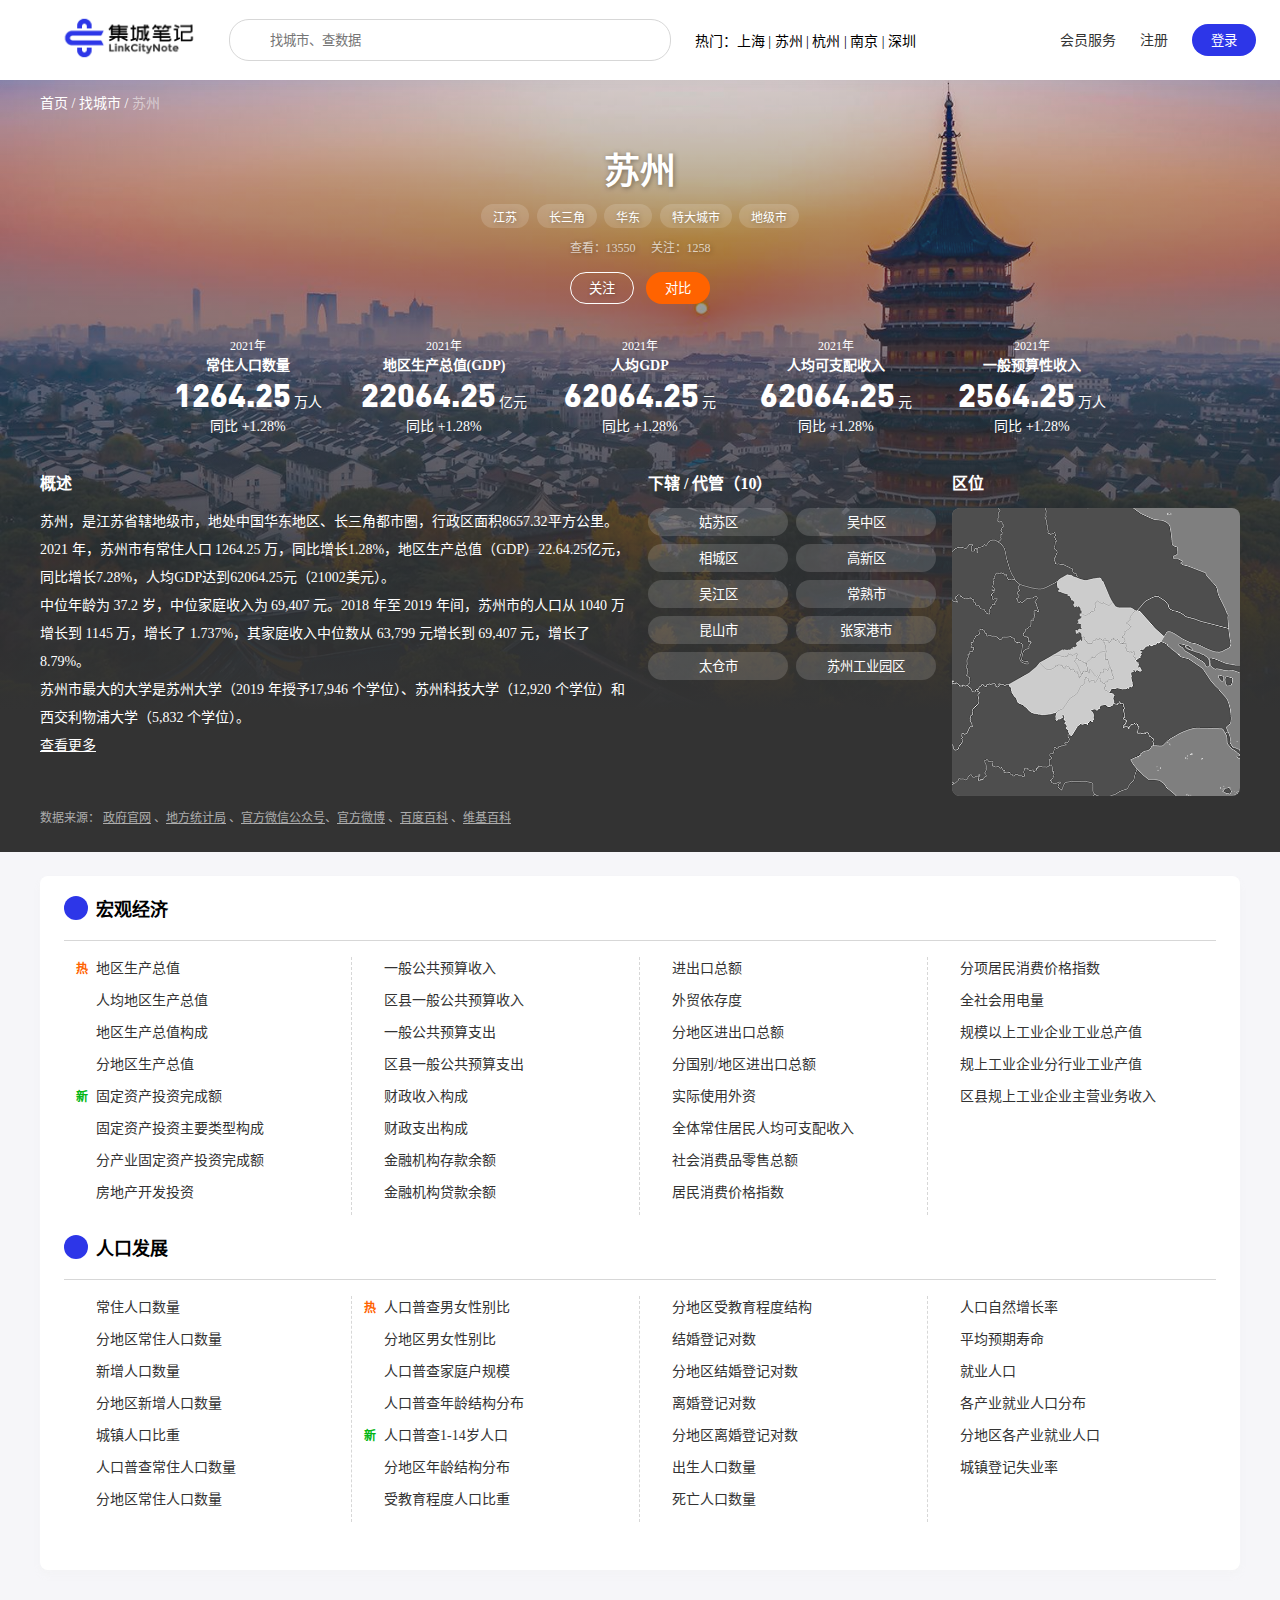
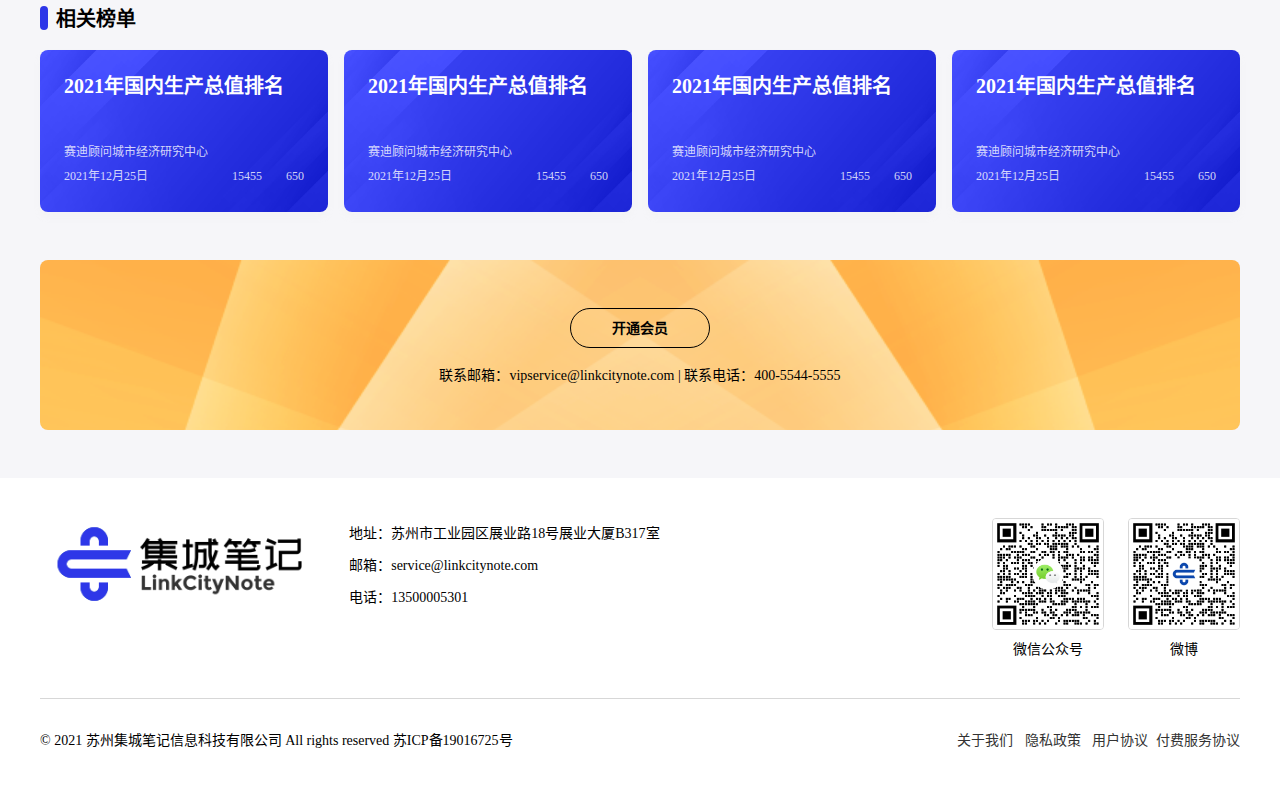
<file: index.html>
<!DOCTYPE html>
<html lang="zh-cn">
  <head>
    <meta charset="UTF-8" />
    <meta http-equiv="X-UA-Compatible" content="IE=edge" />
    <meta name="viewport" content="width=device-width, initial-scale=1.0" />
    <meta name="keywords" content="城市，数据" />
    <meta name="description" content="一站式的城市数据聚合查询平台" />
    <title>集城笔记</title>
    <script src="https://lf1-cdn-tos.bytegoofy.com/obj/iconpark/svg_11129_57.60b944b61d2124aa7c9e36b811484278.js"></script>
    <link href="css/lcn.css" rel="stylesheet" type="text/css" />
    <!-- <link href="css/cms.css" rel="stylesheet" type="text/css" /> -->
    <link rel="icon" href="img/favicon.ico" />
    <script src="js/lcn.js" type="text/javascript"></script>
  </head>
  <body class="flex flex-column">
    <!-- 头部 -->
    <div class="header">
      <div class="header-content">
        <div id="leftmenu" class="leftmenu">
          <svg class="iconpark-icon" style="color: #000; margin: 10px">
            <use href="#hamburger-button"></use>
          </svg>
        </div>
        <a href="#"><img src="img/logo.png" alt="集城笔记" height="48px" /></a>
        <div style="position: relative">
          <svg
            class="iconpark-icon"
            style="height: 16px; position: absolute; left: 36px; top: 12px"
          >
            <use href="#u110"></use>
          </svg>
          <input
            class="search-text"
            type="text"
            name="search"
            placeholder="找城市、查数据"
          />
        </div>
        <p style="margin: 0 0 0 24px">热门：上海 | 苏州 | 杭州 | 南京 | 深圳</p>

        <!-- 右侧部分 -->
        <div style="margin-left: auto">
          <svg
            class="iconpark-icon"
            style="color: #fe6301; margin-right: 4px; vertical-align: middle"
          >
            <use href="#level-5i1p61gd"></use>
          </svg>
          <a href="#" style="margin-right: 24px">会员服务</a
          ><a href="#" style="margin-right: 24px">注册</a
          ><a href="login.html"
            ><input
              class="btn-blue"
              type="button"
              value="登录"
              style="margin-right: 24px"
          /></a>
        </div>
      </div>
    </div>
    <!-- 内容区 -->
    <!-- <div
      class="flex flex1 flex-column content"
      style="overflow: auto; background-color: yellow"
    > -->
    <!-- 城市摘要信息背景 -->
    <div class="banner">
      <div class="banner-bg">
        <div class="banner-mask"></div>
      </div>
      <div class="banner-bottom"></div>
      <!-- 城市摘要信息 -->
      <div id="cityinfo" class="city-info">
        <div id="breadcrumb" class="breadcrumb">
          <a class="hrefmb" href="#">首页</a><span> / </span>
          <a class="hrefmb" href="#">找城市</a><span> / </span>
          <span class="breadcrumb-pre">苏州</span>
        </div>

        <p class="city-title">苏州</p>
        <div class="city-tag">
          <a href="#"><input class="btn-tag" type="button" value="江苏" /></a>
          <a href="#"><input class="btn-tag" type="button" value="长三角" /></a>
          <a href="#"><input class="btn-tag" type="button" value="华东" /></a>
          <a href="#"
            ><input class="btn-tag" type="button" value="特大城市"
          /></a>
          <a href="#"><input class="btn-tag" type="button" value="地级市" /></a>
        </div>
        <p class="user-data">查看：13550&nbsp; &nbsp; &nbsp;关注：1258</p>
        <div style="text-align: center; margin-top: 16px">
          <a href="#"
            ><input class="btn-follow" type="button" value="关注"
          /></a>
          <a href="#"
            ><input class="btn-compare" type="button" value="对比"
          /></a>
        </div>

        <div class="tj-box-group">
          <div class="tj-box">
            <p class="tj-nf">2021年</p>
            <p class="tj-zb">常住人口数量</p>
            <div>
              <span class="tj-sz">1264.25</span>
              <span class="tj-sd">万人</span>
            </div>
            <p class="tj-sd">同比 +1.28%</p>
          </div>
          <div class="tj-box">
            <p class="tj-nf">2021年</p>
            <p class="tj-zb">地区生产总值(GDP)</p>
            <div>
              <span class="tj-sz">22064.25</span>
              <span class="tj-sd">亿元</span>
            </div>
            <p class="tj-sd">同比 +1.28%</p>
          </div>
          <div class="tj-box">
            <p class="tj-nf">2021年</p>
            <p class="tj-zb">人均GDP</p>
            <div>
              <span class="tj-sz">62064.25</span>
              <span class="tj-sd">元</span>
            </div>
            <p class="tj-sd">同比 +1.28%</p>
          </div>
          <div class="tj-box">
            <p class="tj-nf">2021年</p>
            <p class="tj-zb">人均可支配收入</p>
            <div>
              <span class="tj-sz">62064.25</span>
              <span class="tj-sd">元</span>
            </div>
            <p class="tj-sd">同比 +1.28%</p>
          </div>
          <div class="tj-box">
            <p class="tj-nf">2021年</p>
            <p class="tj-zb">一般预算性收入</p>
            <div>
              <span class="tj-sz">2564.25</span>
              <span class="tj-sd">万人</span>
            </div>
            <p class="tj-sd">同比 +1.28%</p>
          </div>
        </div>
        <div class="aboutinfo-group">
          <div class="aboutinfo-intro">
            <p class="module-title">概述</p>
            <p>
              苏州，是江苏省辖地级市，地处中国华东地区、长三角都市圈，行政区面积8657.32平方公里。
              2021 年，苏州市有常住人口 1264.25
              万，同比增长1.28%，地区生产总值（GDP）22.64.25亿元，同比增长7.28%，人均GDP达到62064.25元（21002美元）。<br />
              中位年龄为 37.2 岁，中位家庭收入为 69,407 元。2018 年至 2019
              年间，苏州市的人口从 1040 万增长到 1145 万，增长了
              1.737%，其家庭收入中位数从 63,799 元增长到 69,407 元，增长了
              8.79%。<br />
              苏州市最大的大学是苏州大学（2019 年授予17,946
              个学位）、苏州科技大学（12,920 个学位）和西交利物浦大学（5,832
              个学位）。<br />
              <a href="#" class="href-white">查看更多</a>
            </p>
          </div>
          <div class="aboutinfo-under">
            <p class="module-title">下辖 / 代管（10）</p>
            <div>
              <a href="#"
                ><input class="btn-qx" type="button" value="姑苏区"
              /></a>
              <a href="#"
                ><input class="btn-qx" type="button" value="吴中区"
              /></a>
              <a href="#"
                ><input class="btn-qx" type="button" value="相城区"
              /></a>
              <a href="#"
                ><input class="btn-qx" type="button" value="高新区"
              /></a>
              <a href="#"
                ><input class="btn-qx" type="button" value="吴江区"
              /></a>
              <a href="#"
                ><input class="btn-qx" type="button" value="常熟市"
              /></a>
              <a href="#"
                ><input class="btn-qx" type="button" value="昆山市"
              /></a>
              <a href="#"
                ><input class="btn-qx" type="button" value="张家港市"
              /></a>
              <a href="#"
                ><input class="btn-qx" type="button" value="太仓市"
              /></a>
              <a href="#"
                ><input class="btn-qx" type="button" value="苏州工业园区"
              /></a>
            </div>
          </div>
          <div class="aboutinfo-location">
            <p class="module-title">区位</p>
            <img src="img/cityLocation_sz.png" class="img-citylocation" />
          </div>
        </div>

        <div class="datasoure">
          数据来源：
          <a href="#" class="href-gray">政府官网</a><span> 、</span
          ><a href="#" class="href-gray">地方统计局</a> 、<a
            href="#"
            class="href-gray"
            >官方微信公众号</a
          >、<a href="#" class="href-gray">官方微博</a> 、<a
            href="#"
            class="href-gray"
            >百度百科</a
          >
          、<a href="#" class="href-gray">维基百科</a>
        </div>
      </div>
    </div>

    <!-- 数据列表 -->
    <div id="datalistbg">
      <!-- 数据主题块 -->
      <div>
        <!-- 数据主题标题 -->
        <div class="datalist-title-group">
          <div class="datalist-title-icon">
            <svg class="iconpark-datalist">
              <use href="#currency"></use>
            </svg>
          </div>
          <span class="datalist-title">宏观经济</span>
        </div>
        <hr />
        <div class="datalist-group">
          <div class="datalist">
            <ul class="list-tag">
              <li class="tag-hot">热</li>
              <li></li>
              <li></li>
              <li></li>
              <li class="tag-new">新</li>
              <li></li>
              <li></li>
              <li></li>
            </ul>
            <ul>
              <li><a href="#">地区生产总值</a></li>
              <li><a href="#">人均地区生产总值</a></li>
              <li><a href="#">地区生产总值构成</a></li>
              <li><a href="#">分地区生产总值</a></li>
              <li><a href="#">固定资产投资完成额</a></li>
              <li><a href="#">固定资产投资主要类型构成</a></li>
              <li><a href="#">分产业固定资产投资完成额</a></li>
              <li><a href="#">房地产开发投资</a></li>
            </ul>
          </div>
          <div class="datalist">
            <ul>
              <li><a href="#">一般公共预算收入</a></li>
              <li><a href="#">区县一般公共预算收入</a></li>
              <li><a href="#">一般公共预算支出</a></li>
              <li><a href="#">区县一般公共预算支出</a></li>
              <li><a href="#">财政收入构成</a></li>
              <li><a href="#">财政支出构成</a></li>
              <li><a href="#">金融机构存款余额</a></li>
              <li><a href="#">金融机构贷款余额</a></li>
            </ul>
          </div>
          <div class="datalist">
            <ul>
              <li><a href="#">进出口总额</a></li>
              <li><a href="#">外贸依存度</a></li>
              <li><a href="#">分地区进出口总额</a></li>
              <li><a href="#">分国别/地区进出口总额</a></li>
              <li><a href="#">实际使用外资</a></li>
              <li><a href="#">全体常住居民人均可支配收入</a></li>
              <li><a href="#">社会消费品零售总额</a></li>
              <li><a href="#">居民消费价格指数</a></li>
            </ul>
          </div>
          <div class="datalist" style="border: 0">
            <ul>
              <li><a href="#">分项居民消费价格指数</a></li>
              <li><a href="#">全社会用电量</a></li>
              <li><a href="#">规模以上工业企业工业总产值</a></li>
              <li><a href="#">规上工业企业分行业工业产值</a></li>
              <li><a href="#">区县规上工业企业主营业务收入</a></li>
            </ul>
          </div>
        </div>
      </div>

      <!-- 数据主题块 -->
      <div>
        <div class="datalist-title-group">
          <div class="datalist-title-icon">
            <svg class="iconpark-datalist">
              <use href="#peoples"></use>
            </svg>
          </div>
          <span class="datalist-title">人口发展</span>
        </div>
        <hr />
        <div class="datalist-group">
          <div class="datalist">
            <ul>
              <li><a href="#">常住人口数量</a></li>
              <li><a href="#">分地区常住人口数量</a></li>
              <li><a href="#">新增人口数量</a></li>
              <li><a href="#">分地区新增人口数量</a></li>
              <li><a href="#">城镇人口比重</a></li>
              <li><a href="#">人口普查常住人口数量</a></li>
              <li><a href="#">分地区常住人口数量</a></li>
            </ul>
          </div>
          <div class="datalist">
            <ul class="list-tag">
              <li class="tag-hot">热</li>
              <li></li>
              <li></li>
              <li></li>
              <li class="tag-new">新</li>
              <li></li>
              <li></li>
            </ul>
            <ul>
              <li><a href="#">人口普查男女性别比</a></li>
              <li><a href="#">分地区男女性别比</a></li>
              <li><a href="#">人口普查家庭户规模</a></li>
              <li><a href="#">人口普查年龄结构分布</a></li>
              <li><a href="#">人口普查1-14岁人口</a></li>
              <li><a href="#">分地区年龄结构分布</a></li>
              <li><a href="#">受教育程度人口比重</a></li>
            </ul>
          </div>
          <div class="datalist">
            <ul>
              <li><a href="#">分地区受教育程度结构</a></li>
              <li><a href="#">结婚登记对数</a></li>
              <li><a href="#">分地区结婚登记对数</a></li>
              <li><a href="#">离婚登记对数</a></li>
              <li><a href="#">分地区离婚登记对数</a></li>
              <li><a href="#">出生人口数量</a></li>
              <li><a href="#">死亡人口数量</a></li>
            </ul>
          </div>
          <div class="datalist" style="border: 0">
            <ul>
              <li><a href="#">人口自然增长率</a></li>
              <li><a href="#">平均预期寿命</a></li>
              <li><a href="#">就业人口</a></li>
              <li><a href="#">各产业就业人口分布</a></li>
              <li><a href="#">分地区各产业就业人口</a></li>
              <li><a href="#">城镇登记失业率</a></li>
            </ul>
          </div>
        </div>
      </div>
      <!-- <br style="clear: both" /> -->
    </div>

    <!-- 推荐相关 -->
    <div class="recommend">
      <!-- 标题 -->
      <div class="sectionTitleGroup">
        <div class="sectionTitleTag"></div>
        <span class="sectionTitle"> 相关榜单 </span>
      </div>
      <!-- 卡片组 -->
      <div class="card-group">
        <div class="rankCard">
          <p class="rankCardTitle">2021年国内生产总值排名</p>
          <div class="rankCardContent">
            <p>赛迪顾问城市经济研究中心</p>
            <div class="rankCardBottom">
              <p>2021年12月25日</p>
              <div class="rankCardUserInfo">
                <svg class="iconpark-icon-rankcard">
                  <use href="#preview-open"></use>
                </svg>
                <p>15455&nbsp;&nbsp;</p>
                <svg class="iconpark-icon-rankcard">
                  <use href="#star"></use>
                </svg>
                <p>650</p>
              </div>
            </div>
          </div>
        </div>
        <!-- 分隔符 -->
        <p class="cardSplit">&nbsp;</p>
        <div class="rankCard">
          <p class="rankCardTitle">2021年国内生产总值排名</p>
          <div class="rankCardContent">
            <p>赛迪顾问城市经济研究中心</p>
            <div class="rankCardBottom">
              <p class="rankCardDate">2021年12月25日</p>
              <div class="rankCardUserInfo">
                <svg class="iconpark-icon-rankcard">
                  <use href="#preview-open"></use>
                </svg>
                <p>15455&nbsp;&nbsp;</p>
                <svg class="iconpark-icon-rankcard">
                  <use href="#star"></use>
                </svg>
                <p>650</p>
              </div>
            </div>
          </div>
        </div>
        <p class="cardSplit">&nbsp;</p>
        <div class="rankCard">
          <p class="rankCardTitle">2021年国内生产总值排名</p>
          <div class="rankCardContent">
            <p>赛迪顾问城市经济研究中心</p>
            <div class="rankCardBottom">
              <p class="rankCardDate">2021年12月25日</p>
              <div class="rankCardUserInfo">
                <svg class="iconpark-icon-rankcard">
                  <use href="#preview-open"></use>
                </svg>
                <p>15455&nbsp;&nbsp;</p>
                <svg class="iconpark-icon-rankcard">
                  <use href="#star"></use>
                </svg>
                <p>650</p>
              </div>
            </div>
          </div>
        </div>
        <p class="cardSplit">&nbsp;</p>
        <div class="rankCard">
          <p class="rankCardTitle">2021年国内生产总值排名</p>
          <div class="rankCardContent">
            <p>赛迪顾问城市经济研究中心</p>
            <div class="rankCardBottom">
              <p class="rankCardDate">2021年12月25日</p>
              <div class="rankCardUserInfo">
                <svg class="iconpark-icon-rankcard">
                  <use href="#preview-open"></use>
                </svg>
                <p>15455&nbsp;&nbsp;</p>
                <svg class="iconpark-icon-rankcard">
                  <use href="#star"></use>
                </svg>
                <p>650</p>
              </div>
            </div>
          </div>
        </div>
      </div>
    </div>
    <!-- 推广位 -->
    <div class="ad flex flex-column">
      <a href="#"
        ><input class="btn-openVip" type="button" value="开通会员"
      /></a>
      <p style="color: black; margin-top: 16px">
        联系邮箱：vipservice@linkcitynote.com | 联系电话：400-5544-5555
      </p>
    </div>
    <!-- 底部 -->
    <div class="footer">
      <div class="footer-content">
        <img src="img/logo.png" alt="集城笔记" height="92px" />
        <p style="line-height: 32px; margin-left: 24px">
          地址：苏州市工业园区展业路18号展业大厦B317室<br />
          邮箱：service@linkcitynote.com<br />电话：13500005301
        </p>
        <div class="footer-qrcode">
          <div style="margin-left: 24px">
            <img src="img/qrCode_weichat.png" alt="微信公众号" class="qrcode" />
            <p style="text-align: center; margin-top: 4px">微信公众号</p>
          </div>
          <div style="margin-left: 24px">
            <img src="img/qrCode_weibo.png" alt="微博" class="qrcode" />
            <p style="text-align: center; margin-top: 4px">微博</p>
          </div>
        </div>
      </div>
      <hr
        style="
          border: none;
          height: 1px;
          background-color: #d7d7d7;
          width: 1200px;
        "
      />
      <div class="footer-copyright">
        <span>
          © 2021 苏州集城笔记信息科技有限公司 All rights reserved
          苏ICP备19016725号
        </span>
        <div style="margin-left: auto">
          <a href="#" style="margin-left: 8px">关于我们</a>
          <a href="#" style="margin-left: 8px">隐私政策</a>
          <a href="#" style="margin-left: 8px">用户协议</a
          ><a href="#" style="margin-left: 8px">付费服务协议</a>
        </div>
      </div>
    </div>
    <!-- </div> -->
  </body>
</html>
</file>
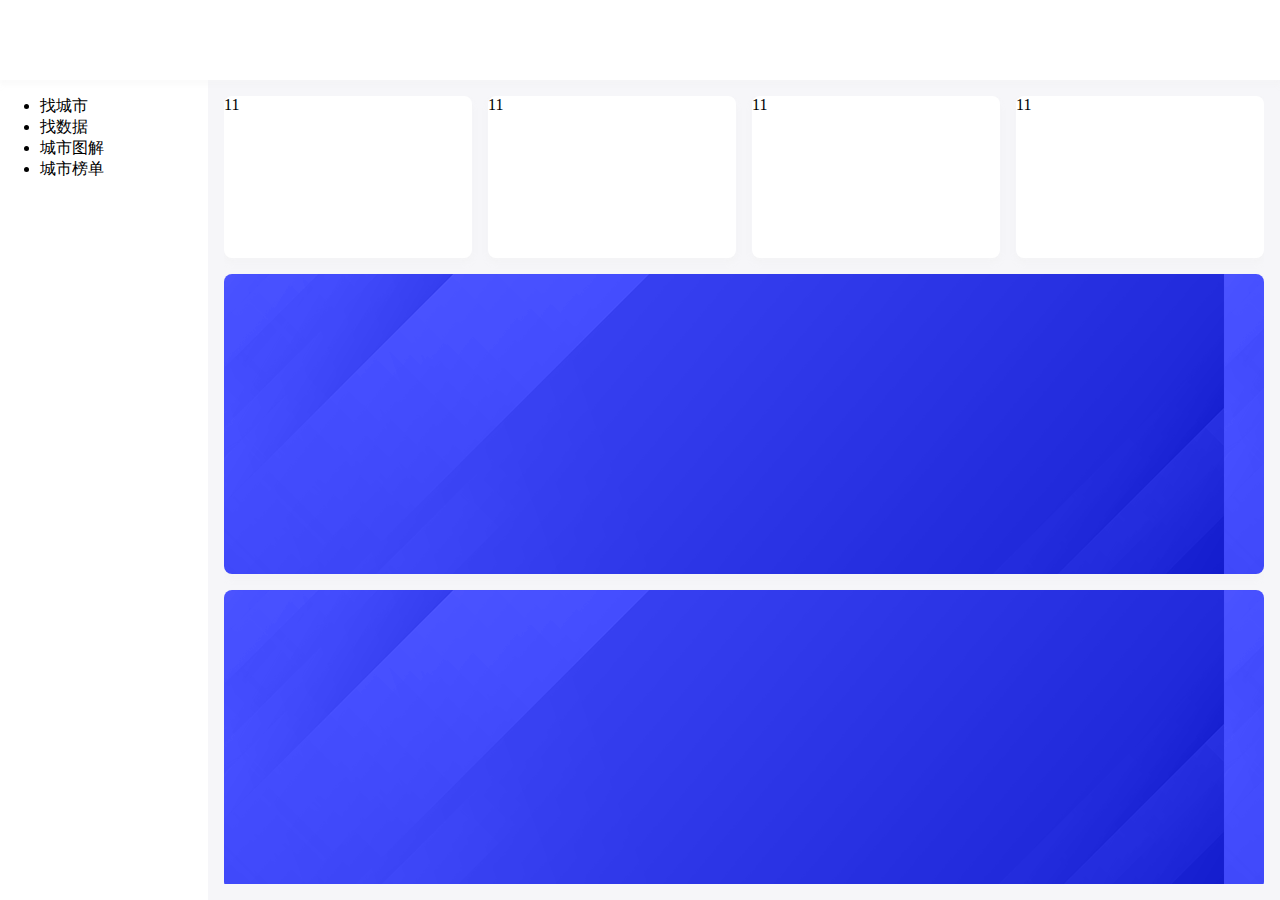
<file: dashboard.html>
<!DOCTYPE html>
<html lang="en">
  <head>
    <meta charset="UTF-8" />
    <meta http-equiv="X-UA-Compatible" content="IE=edge" />
    <meta name="viewport" content="width=device-width, initial-scale=1.0" />
    <title>后台管理</title>
    <link href="css/cms.css" rel="stylesheet" type="text/css" />
    <!-- <script src="js/lcn.js" type="text/javascript"></script> -->
    <script>
      function dz() {
        let dzsbq = window.document.getElementById("dzs");
        let dzs = parseInt(dzsbq.innerText);
        let dzsnew = dzs + 1;
        dzsbq.innerText = dzsnew;
        return;
      }
    </script>
  </head>
  <body class="flex flex-column">
    <!-- 头部 -->
    <div class="box-shadow bg-white" style="height: 80px; z-index: 2"></div>
    <!-- 下部 -->
    <div class="flex flex1" style="overflow: auto">
      <!-- 左侧 -->
      <div class="bg-white navgroup" style="width: 208px; z-index: 1">
        <ul>
          <li>找城市</li>
          <li>找数据</li>
          <li>城市图解</li>
          <li>城市榜单</li>
        </ul>
      </div>
      <!-- 内容区 -->
      <div class="flex flex1 flex-column mg8 content" style="overflow: auto">
        <!-- 数据区 -->
        <div class="flex databox">
          <!-- 数据块 -->
          <div class="card-l bg-white flex1 mgr8 box-shadow">11</div>
          <div class="card-l bg-white flex1 mgr8 box-shadow">11</div>
          <div class="card-l bg-white flex1 mgr8 box-shadow">11</div>
          <div class="card-l bg-white flex1 box-shadow">11</div>
        </div>
        <!-- 列表区 -->
        <div class="flex flex-column">
          <!-- 列表项 -->
          <div class="card-xl bg-white mgt8 box-shadow"></div>
          <div class="card-xl bg-white mgt8 box-shadow"></div>
          <div class="card-xl bg-white mgt8 box-shadow"></div>
          <img src="img/card_bg_blue.png" alt="test" />
        </div>
      </div>
    </div>

    <script src="js/lcn.js" type="text/javascript"></script>
  </body>
</html>
</file>
<file: css/lcn.css>
* {
  margin: 0;
  padding: 0;
}

@font-face {
  font-family: visFont;
  src: url("font/dinpro-black.otf");
}
body {
  background: #f6f6f9;
  font-size: 14px;
  display: flex;
  flex-direction: column;
  align-items: center;
}

.flex {
  display: flex;
}

.flex-column {
  flex-direction: column;
}
.flex-row {
  flex-direction: row;
}
.flex1 {
  flex: 1;
  background-color: #f6f6f9;
}

a {
  text-decoration: none;
  color: #333;
}

a.hrefmb {
  font-size: 14px;
  color: white;
  line-height: 48px;
}

a.href-white {
  font-size: 14px;
  color: white;
  text-decoration: underline;
}

a.href-gray {
  font-size: 12px;
  color: rgba(255, 255, 255, 0.6);
  text-decoration: underline;
}

a:hover {
  text-decoration: underline;
  font-weight: bold;
}

.leftmenu {
  border-radius: 20px;
  height: 40px;
  width: 40px;
  margin: 0 0 0 16px;
}

.leftmenu:hover {
  background-color: #f6f6f9;
  cursor: pointer;
}

div.container {
  height: 100%;
  /* width: 100%; */
}
.header {
  width: 100%;
  display: flex;
  align-items: center;
  justify-content: center;
  background-color: white;
  box-shadow: rgba(170, 170, 170, 0.1) 0px 5px 5px 0px;
  height: 80px;
  z-index: 10;
}
.header-content {
  width: 1440px;
  display: flex;
  flex-direction: row;
  align-items: center;
}

.footer {
  width: 100%;
  display: flex;
  flex-direction: column;
  align-items: center;
  background-color: white;
  clear: both;
  height: 310px;
  margin-top: 48px;
  z-index: 10;
}

.footer-content {
  padding-top: 40px;
  padding-bottom: 40px;
  width: 1200px;
  display: flex;
  flex-direction: row;
}

.footer-qrcode {
  margin-left: auto;
  display: flex;
  flex-direction: row;
}

.qrcode {
  border: 1px solid #d7d7d7;
  border-radius: 4px;
  height: 110px;
}

.footer-copyright {
  width: 1200px;
  height: 80px;
  display: flex;
  flex-direction: row;
  align-items: center;
}

.search-text {
  width: 400px;
  height: 40px;
  padding: 0px 0px 0px 40px;
  border: 1px solid #d7d7d7;
  border-radius: 20px;
  margin: 0 0 0 24px;
  float: left;
}
input[type="text"]:focus {
  border: 1px solid #2d36e8;
}

.banner {
  width: 100%;
}
.banner-bg {
  background-image: url("../img/city_header_bg_sz.jpeg");
  height: 630px;
  background-repeat: no-repeat;
  background-position-x: center;
  background-position-y: center;
  background-size: cover;
}

.banner-mask {
  height: 630px;
  background-image: linear-gradient(rgba(51, 51, 51, 0.2), rgba(51, 51, 51, 1));
}

.banner-bottom {
  height: 142px;
  background-color: #333;
}

.city-info {
  width: 1200px;
  margin: 0px auto;
  position: absolute;
  margin-left: -600px;
  left: 50%;
  top: 80px;
  display: flex;
  flex-direction: column;
}

.breadcrumb {
  color: white;
}

.breadcrumb-pre {
  color: rgba(255, 255, 255, 0.5);
}

.btn-blue {
  border-radius: 16px;
  border: 0px;
  background-color: #2d36e8;
  color: #fff;
  cursor: pointer;
  line-height: 13px;
  height: 32px;
  width: 64px;
}
.btn-tag {
  height: 24px;
  padding-left: 12px;
  padding-right: 12px;
  font-size: 12px;
  border-radius: 12px;
  border: 0px;
  background-color: rgba(255, 255, 255, 0.15);
  text-shadow: 1px 1px 5px rgba(0, 0, 0, 0.3);
  color: #fff;
  cursor: pointer;
  margin: 0 2px 0 2px;
}
.btn-follow {
  height: 32px;
  width: 64px;
  border-radius: 16px;
  border: 1px solid white;
  background-color: rgba(255, 255, 255, 0);
  text-shadow: 1px 1px 5px rgba(0, 0, 0, 0.3);
  color: #fff;
  cursor: pointer;
  margin: 0 4px 0 0;
  line-height: 13px;
}
.btn-compare {
  height: 32px;
  width: 64px;
  border-radius: 16px;
  border: 0;
  background-color: #ff6300;
  color: #fff;
  cursor: pointer;
  margin: 0 0 0 4px;
  line-height: 13px;
}
.btn-qx {
  height: 28px;
  width: 140px;
  border-radius: 14px;
  border: 0;
  background-color: rgba(255, 255, 255, 0.15);
  color: #fff;
  cursor: pointer;
  margin: 0 8px 8px 0;
  line-height: 13px;
  float: left;
}
.iconpark-icon {
  width: 1.5em;
  height: 1.5em;
}

.iconpark-datalist {
  width: 1.5em;
  height: 1.5em;
  height: 18px;
  margin: 2px;
  color: white;
}

.iconpark-icon-rankcard {
  width: 1.5em;
  height: 1.5em;
  height: 14px;
  margin-top: 5px;
  float: left;
}

.city-title {
  text-shadow: 1px 1px 5px rgba(0, 0, 0, 0.4);
  font-size: 36px;
  font-weight: bold;
  margin-top: 14px;
  text-align: center;
  color: white;
}

.city-tag {
  text-align: center;
  margin: 10px;
}
.user-data {
  font-size: 12px;
  color: rgba(255, 255, 255, 0.7);
  text-align: center;
  text-shadow: 1px 1px 5px rgba(0, 0, 0, 0.3);
}
.tj-box-group {
  text-align: center;
  display: flex;
  flex-direction: row;
  justify-content: center;
  margin-top: 24px;
  color: white;
}
.tj-box {
  width: 180px;
  height: 100px;
  display: flex;
  flex-direction: column;
  margin: 8px;
}
.tj-nf {
  font-size: 12px;
}
.tj-zb {
  font-size: 14px;
  font-weight: bold;
}
.tj-sz {
  font-size: 32px;
  font-family: visFont;
  font-weight: bold;
}
.tj-sd {
  font-size: 14px;
}

.aboutinfo-group {
  display: flex;
  flex-direction: row;
  color: white;
  margin-top: 16px;
}
.aboutinfo-intro {
  width: 592px;
  line-height: 28px;
}
.aboutinfo-under {
  width: 296px;
  margin-left: 16px;
}

.aboutinfo-location {
  margin-left: 8px;
}

.module-title {
  font-size: 16px;
  font-weight: bold;
  line-height: 48px;
}

.img-citylocation {
  height: 288px;
  background-color: #7f7f7f;
  border-radius: 8px;
}

.datasoure {
  margin-top: 8px;
  color: rgba(255, 255, 255, 0.6);
  font-size: 12px;
}

#datalistbg {
  width: 1200px;
  background-color: white;
  margin-top: 24px;
  border-radius: 8px;
  box-shadow: rgba(242, 242, 242, 0.35) 0px 5px 5px 0px;
  padding: 0 24px 48px 24px;
  display: flex;
  flex-direction: column;
  box-sizing: border-box;
}
.datalist-title-group {
  height: 64px;
  display: flex;
  flex-direction: row;
  align-items: center;
  width: 1152px;
}

.datalist-title-icon {
  background-color: #2d36e8;
  height: 24px;
  width: 24px;
  border-radius: 12px;
}

.datalist-title {
  font-size: 18px;
  font-weight: bold;
  margin-left: 8px;
}

hr {
  border: none;
  height: 1px;
  background-color: #d7d7d7;
  width: 100%;
}
.datalist-group {
  display: flex;
  flex-direction: row;
  margin-top: 16px;
}

.datalist {
  width: 287px;
  border-right: 1px dashed #d7d7d7;
}
.datalist ul {
  list-style: none;
  margin-left: 32px;
}
.datalist ul li {
  height: 32px;
}

.datalist ul.list-tag {
  margin-left: 12px;
  float: left;
  font-size: 12px;
  font-weight: bold;
}

.datalist ul li.tag-hot {
  color: #ff6300;
  margin-top: 2px;
}
.datalist ul li.tag-new {
  color: #03b615;
}

.recommend {
  width: 1200px;
  display: flex;
  flex-direction: column;
  margin-top: 16px;
}

.sectionTitleGroup {
  height: 64px;
  display: flex;
  flex-direction: row;
  align-items: center;
}

.sectionTitleTag {
  width: 8px;
  height: 24px;
  border-radius: 4px;
  background-color: #2d36e8;
}
.sectionTitle {
  font-size: 20px;
  font-weight: bold;
  margin-left: 8px;
  margin-top: -2px;
}

.card-group {
  display: flex;
  flex-direction: row;
  align-items: center;
}

.rankCard {
  width: 288px;
  height: 162px;
  background-image: url(../img/card_bg_blue.png);
  border-radius: 8px;
  box-shadow: rgba(242, 242, 242, 0.35) 0px 5px 5px 0px;
  background-repeat: no-repeat;
  background-position-x: center;
  background-position-y: center;
  background-size: cover;
  padding: 24px;
  color: rgba(255, 255, 255, 0.8);
  font-size: 12px;
  line-height: 24px;
  box-sizing: border-box;
  display: flex;
  flex-direction: column;
}
.rankCardTitle {
  font-size: 20px;
  font-weight: bold;
  color: white;
}

.rankCardContent {
  margin-top: auto;
  display: flex;
  flex-direction: column;
}
.rankCardBottom {
  display: flex;
  flex-direction: row;
}
.rankCardUserInfo {
  height: 24px;
  margin-left: auto;
  display: flex;
  flex-direction: row;
}

.cardSplit {
  width: 16px;
}

.ad {
  width: 1200px;
  height: 170px;
  margin-top: 48px;
  color: white;
  border-radius: 8px;
  background-image: url(../img/vip_ad_bg.png);
  background-repeat: no-repeat;
  background-position-x: center;
  background-position-y: top;
  background-size: cover;
  align-items: center;
}

.btn-openVip {
  height: 40px;
  width: 140px;
  border-radius: 20px;
  border: 1px solid black;
  background-color: rgba(255, 255, 255, 0);
  color: black;
  cursor: pointer;
  margin: 48px 0 0 0;
  line-height: 14px;
  font-weight: bold;
  font-size: 14px;
}
</file>
<file: css/cms.css>
body {
  margin: 0;
  height: 100vh;
  background-color: #f6f6f9;
}

/* * { border: 1px solid black; } */
.flex {
  display: flex;
}

.flex-column {
  flex-direction: column;
}
.flex-row {
  flex-direction: row;
}
.flex1 {
  flex: 1;
  background-color: #f6f6f9;
}

.bg-white {
  background-color: white;
}

.card-l {
  height: 162px;
  border-radius: 8px;
}

.card-xl {
  height: 300px;
  border-radius: 8px;
  background-image: url("../img/card_bg_blue.png");
}

.mg8 {
  margin: 16px;
}

.mgr8 {
  margin-right: 16px;
}

.mgt8 {
  margin-top: 16px;
}

.box-shadow {
  box-shadow: rgba(242, 242, 242, 0.35) 0px 5px 5px 0px;
}

.content::-webkit-scrollbar {
  display: none;
}

/* 移动端适配 */
@media (max-width: 800px) {
  .navgroup {
    display: none;
  }

  .databox {
    flex-direction: column;
  }

  .card-l {
    margin: 0 0 16px;
    flex: auto;
  }
}
</file>
